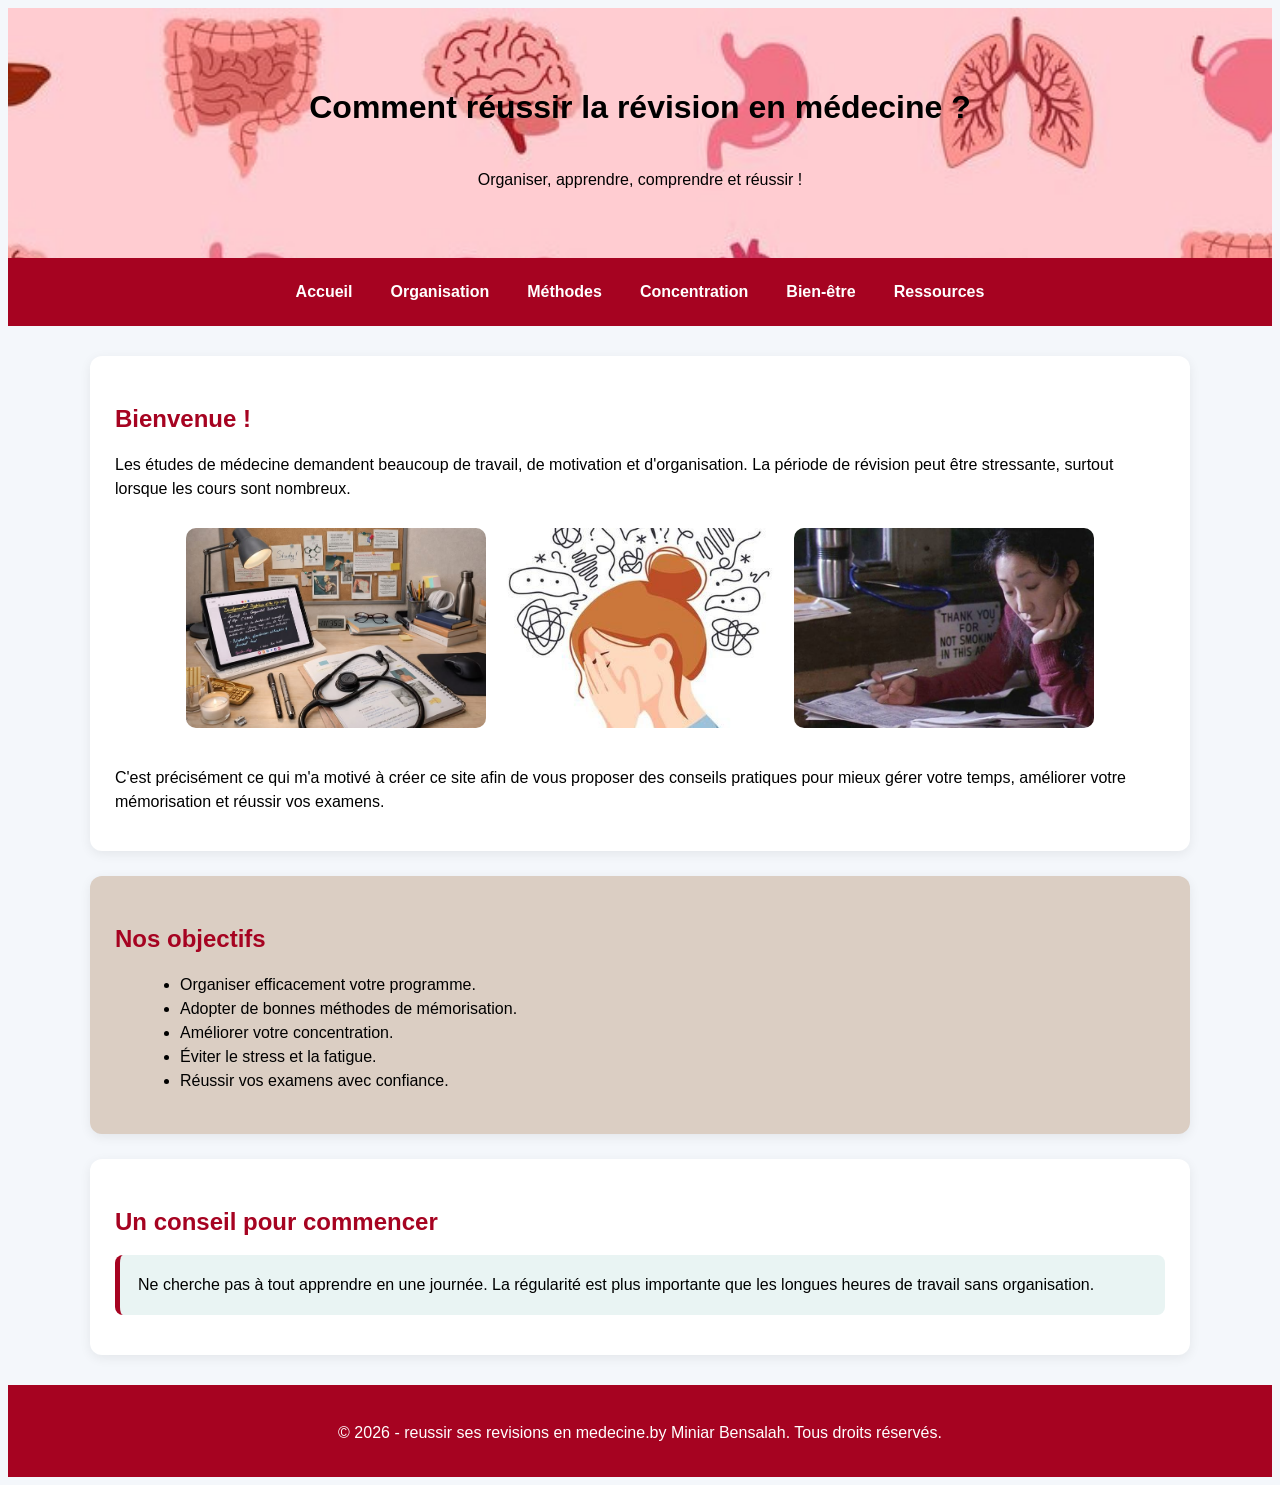
<file: index.html>
<!DOCTYPE html>
<html>
<head>
    <meta charset="UTF-8">
    <title>index</title>
    <link rel="stylesheet" href="style.css">
</head>
<body>

<header>
    <h1>Comment réussir la révision en médecine ?</h1>
    <p>Organiser, apprendre, comprendre et réussir !</p>
</header>

<nav>
    <a href="index.html">Accueil</a>
    <a href="page1.html">Organisation</a>
    <a href="page2.html">Méthodes</a>
    <a href="page3.html">Concentration</a>
    <a href="page4.html">Bien-être</a>
    <a href="page5.html">Ressources</a>
</nav>

<div class="container">

<section>
    <h2>Bienvenue !</h2>
    <p>
    Les études de médecine demandent beaucoup de travail,
    de motivation et d'organisation. La période de révision
    peut être stressante, surtout lorsque les cours sont nombreux.
    </p>

  

    <center><img src="images/image1.jpeg" width="100%">
    <img src="images/image2.jpeg" width="100%">
    <img src="images/image3.jpeg" width="100%"></center>
      <p>
    C'est précisément ce qui m'a motivé à créer ce site afin de vous proposer des conseils pratiques pour mieux gérer
 votre  temps, améliorer votre mémorisation et réussir vos examens.
    </p>

</section>

<section id="s1">
    <h2>Nos objectifs</h2>
    <ul>
        <li>Organiser efficacement votre programme.</li>
        <li>Adopter de bonnes méthodes de mémorisation.</li>
        <li>Améliorer votre concentration.</li>
        <li>Éviter le stress et la fatigue.</li>
        <li>Réussir vos examens avec confiance.</li>
    </ul>
</section>

<section>
    <h2>Un conseil pour commencer</h2>
    <div class="card">
        Ne cherche pas à tout apprendre en une journée.
        La régularité est plus importante que les longues
        heures de travail sans organisation.
    </div>
</section>

</div>

<footer>
    <p>&copy; 2026 - reussir ses revisions en medecine.by Miniar Bensalah. Tous droits réservés.</p>
</footer>

</body>
</html>
</file>
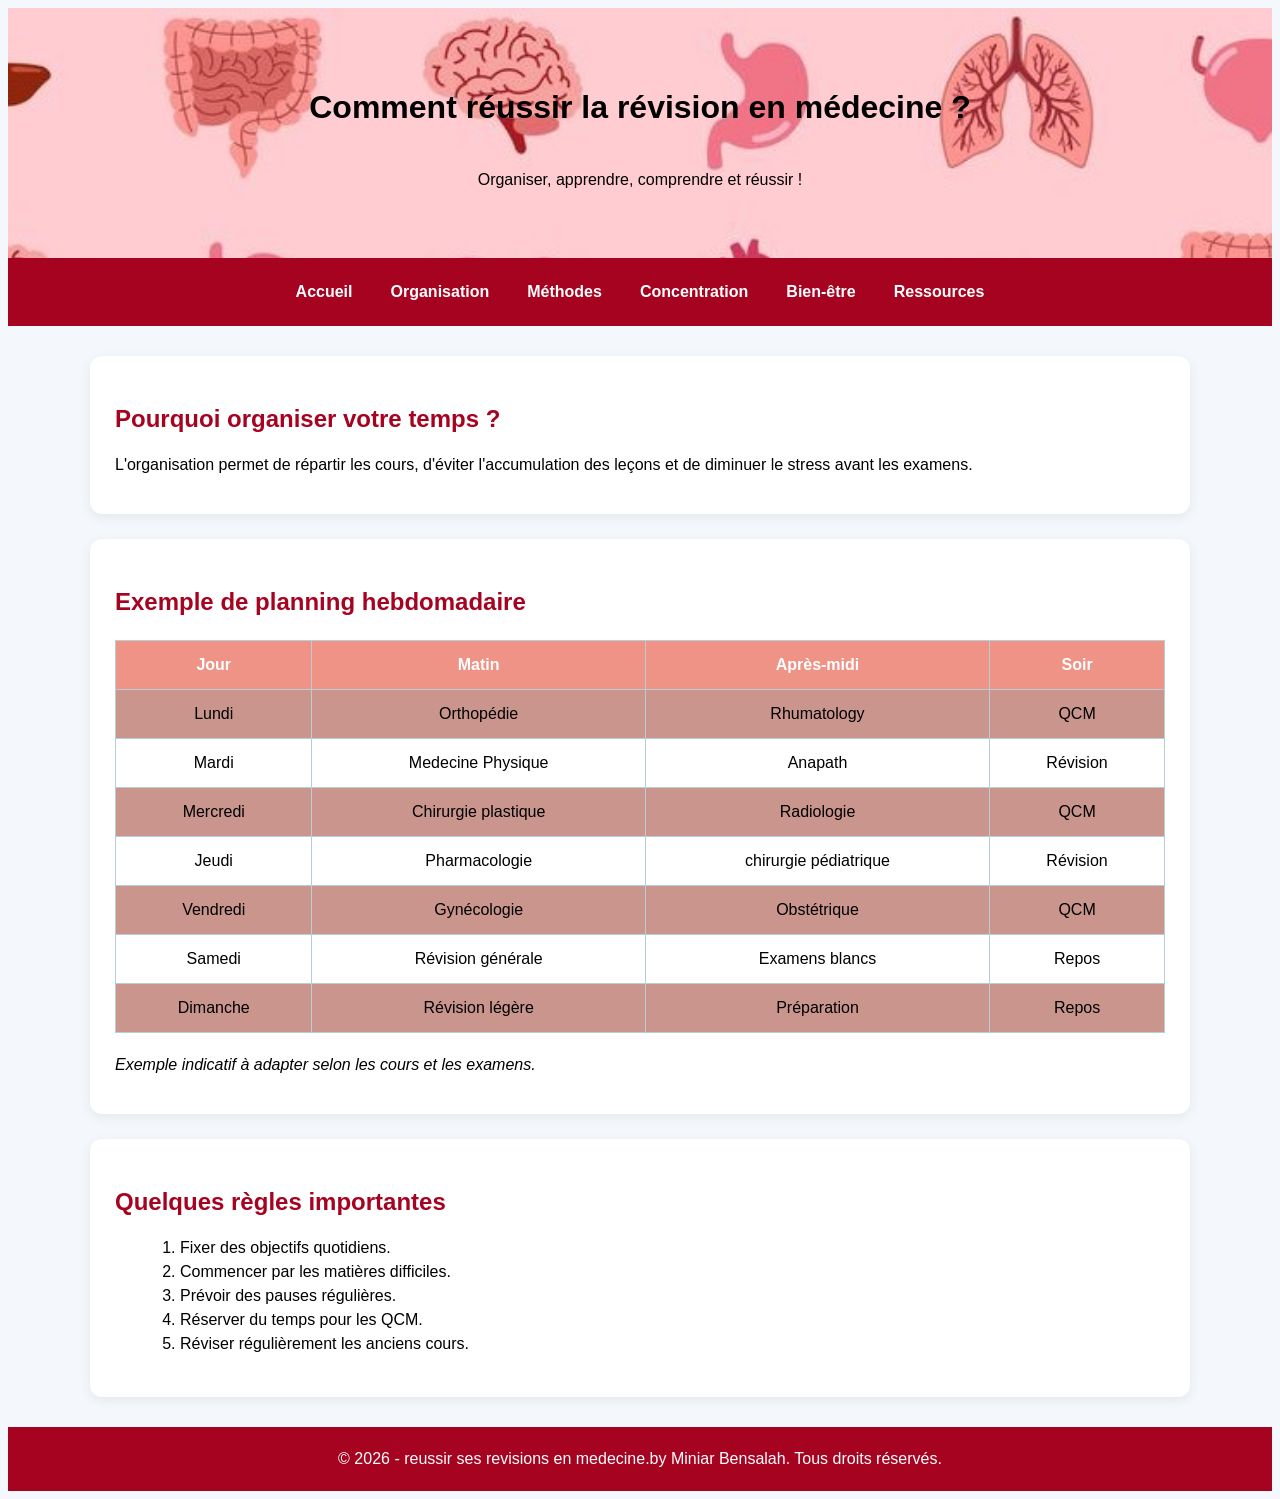
<file: page1.html>
<!DOCTYPE html>
<html>
<head>
<meta charset="UTF-8">
<title>page1</title>
<link rel="stylesheet" href="style.css">
</head>
<body>

<header>
  <h1>Comment réussir la révision en médecine ?</h1>
    <p>Organiser, apprendre, comprendre et réussir !</p>
</header>

<nav>
<a href="index.html">Accueil</a>
<a href="page1.html">Organisation</a>
<a href="page2.html">Méthodes</a>
<a href="page3.html">Concentration</a>
<a href="page4.html">Bien-être</a>
<a href="page5.html">Ressources</a>
</nav>

<div class="container">

<section>
<h2>Pourquoi organiser votre temps ?</h2>
<p>
L'organisation permet de répartir les cours,
d'éviter l'accumulation des leçons et de diminuer
le stress avant les examens.
</p>
</section>

<section>
<h2>Exemple de planning hebdomadaire</h2>

<table>
<tr>
<th>Jour</th>
<th>Matin</th>
<th>Après-midi</th>
<th>Soir</th>
</tr>

<tr>
<td>Lundi</td>
<td>Orthopédie</td>
<td>Rhumatology</td>
<td>QCM</td>
</tr>

<tr>
<td>Mardi</td>
<td>Medecine Physique</td>
<td>Anapath</td>
<td>Révision</td>
</tr>

<tr>
<td>Mercredi</td>
<td>Chirurgie plastique</td>
<td>Radiologie</td>
<td>QCM</td>
</tr>

<tr>
<td>Jeudi</td>
<td>Pharmacologie</td>
<td>chirurgie pédiatrique</td>
<td>Révision</td>
</tr>

<tr>
<td>Vendredi</td>
<td>Gynécologie</td>
<td>Obstétrique</td>
<td>QCM</td>
</tr>

<tr>
<td>Samedi</td>
<td>Révision générale</td>
<td>Examens blancs</td>
<td>Repos</td>
</tr>

<tr>
<td>Dimanche</td>
<td>Révision légère</td>
<td>Préparation</td>
<td>Repos</td>
</tr>
</table>

<p><i>Exemple indicatif à adapter selon les cours et les examens.</i></p>
</section>

<section>
<h2>Quelques règles importantes</h2>
<ol>
<li>Fixer des objectifs quotidiens.</li>
<li>Commencer par les matières difficiles.</li>
<li>Prévoir des pauses régulières.</li>
<li>Réserver du temps pour les QCM.</li>
<li>Réviser régulièrement les anciens cours.</li>
</ol>
</section>

</div>

<footer>&copy; 2026 - reussir ses revisions en medecine.by Miniar Bensalah. Tous droits réservés.</footer>

</body>
</html>
</file>
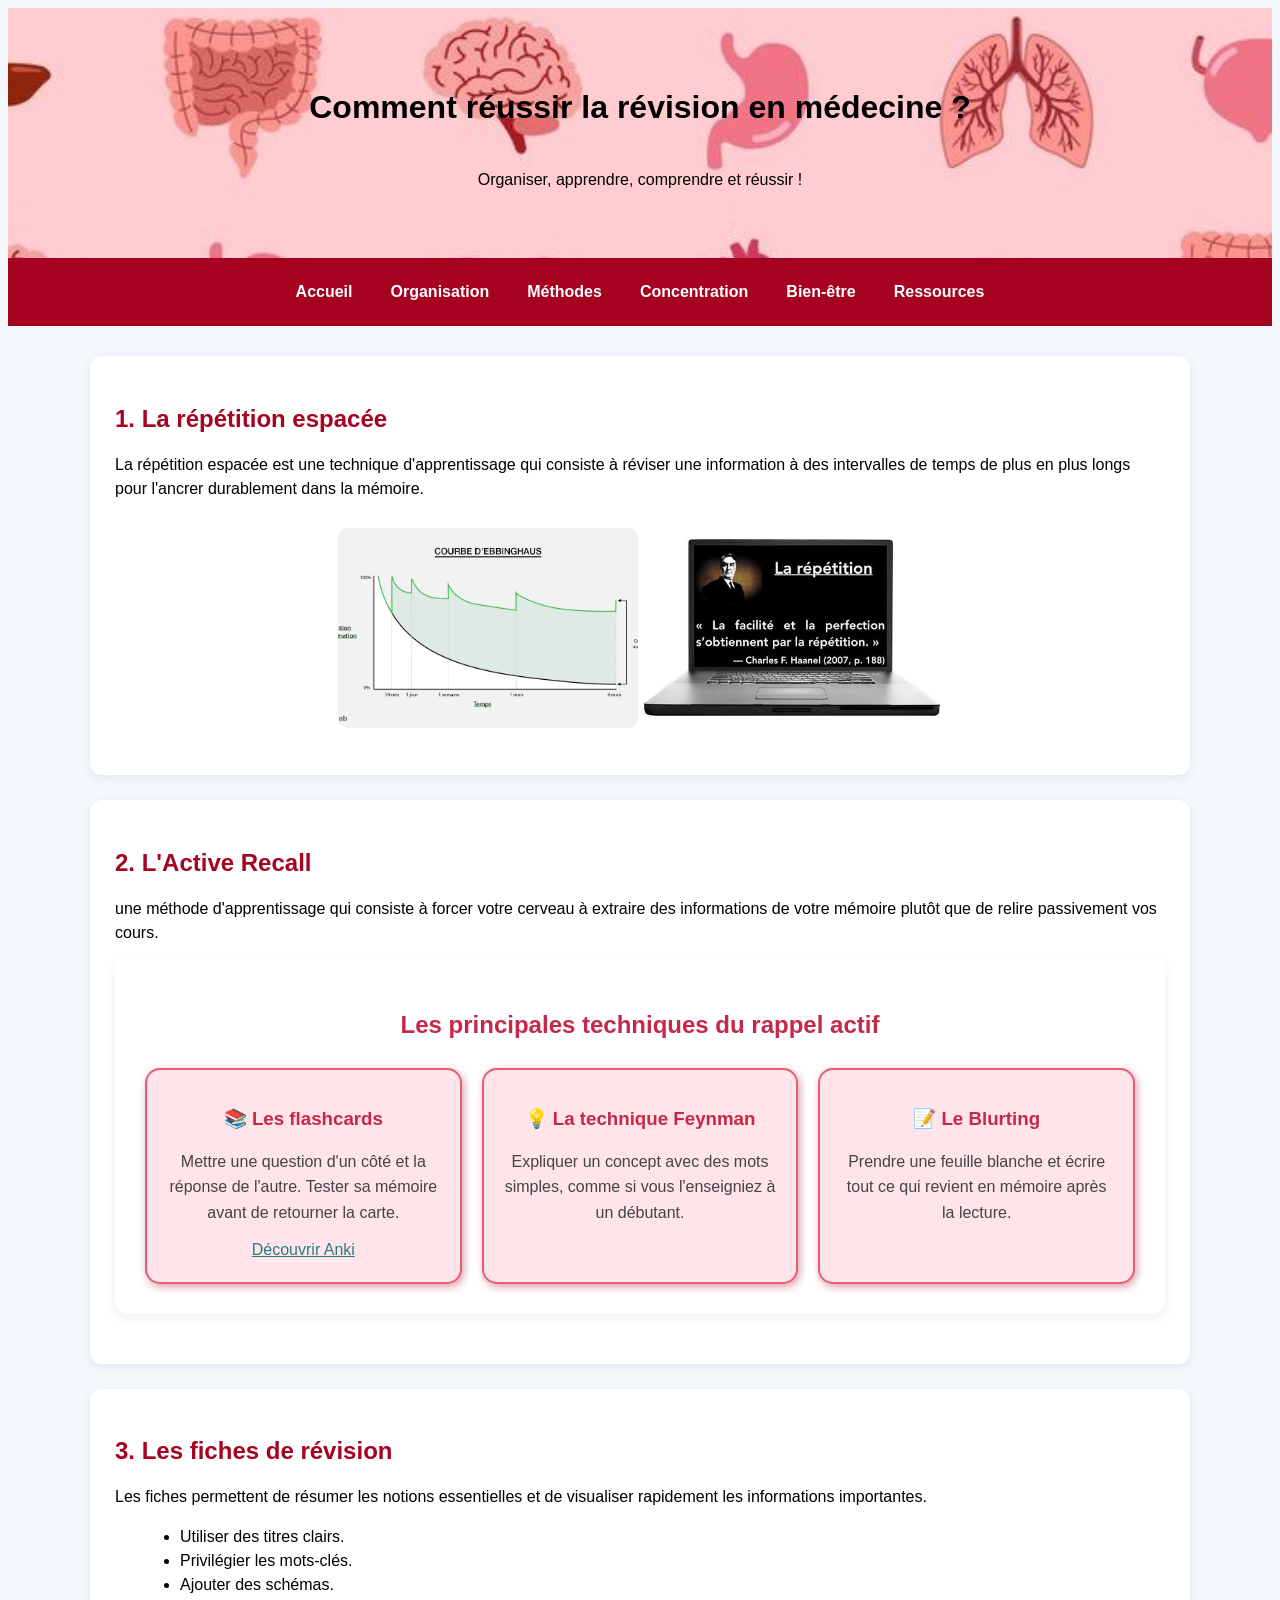
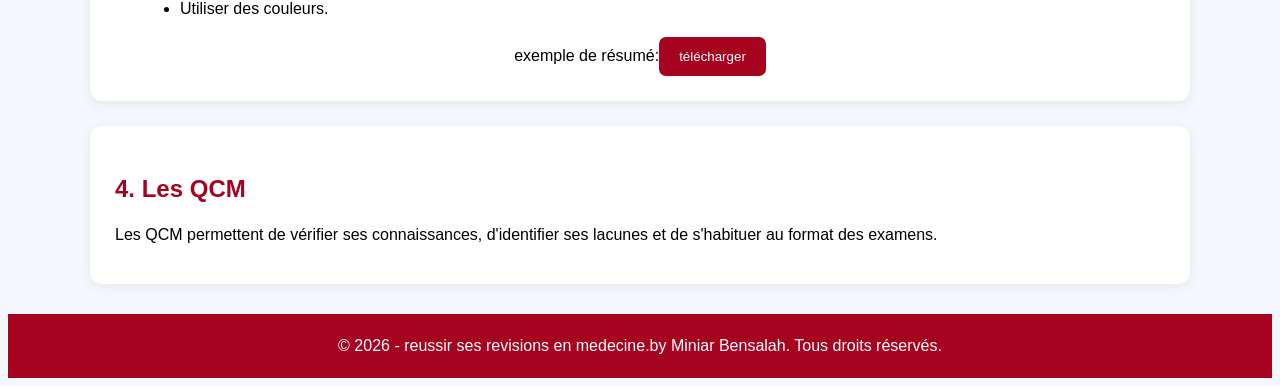
<file: page2.html>
<!DOCTYPE html>
<html>
<head>
<meta charset="UTF-8">
<title>page2</title>
<link rel="stylesheet" href="style.css">
</head>
<body>

<header>
  <h1>Comment réussir la révision en médecine ?</h1>
    <p>Organiser, apprendre, comprendre et réussir !</p>
</header>

<nav>
<a href="index.html">Accueil</a>
<a href="page1.html">Organisation</a>
<a href="page2.html">Méthodes</a>
<a href="page3.html">Concentration</a>
<a href="page4.html">Bien-être</a>
<a href="page5.html">Ressources</a>
</nav>

<div class="container">

<section>
<h2>1. La répétition espacée</h2>
<p>
La répétition espacée est une technique d'apprentissage qui consiste à réviser une information à des intervalles de temps de plus en plus longs pour l'ancrer durablement dans la mémoire.<br>


<center><img src="images/image4.png"
width="100%">
<img src="images/image5.jpeg" width="100%"></center>
</section>

<section>
<h2>2. L'Active Recall</h2>
<p>
 une méthode d'apprentissage qui consiste à forcer votre cerveau à extraire des informations de votre mémoire plutôt que de relire passivement vos cours.
</p>
<section class="techniques">
    <h2>Les principales techniques du rappel actif</h2>

    <div class="conteneur-box">

        <div class="box">
            <h3>📚 Les flashcards</h3>
            <p>
                Mettre une question d'un côté et la réponse de l'autre.
                Tester sa mémoire avant de retourner la carte.
            </p>
            <a href="https://apps.ankiweb.net/">Découvrir Anki</a>
        </div>

        <div class="box">
            <h3>💡 La technique Feynman</h3>
            <p>
                Expliquer un concept avec des mots simples,
                comme si vous l'enseigniez à un débutant.
            </p>
        </div>

        <div class="box">
            <h3>📝 Le Blurting</h3>
            <p>
                Prendre une feuille blanche et écrire
                tout ce qui revient en mémoire après la lecture.
            </p>
        </div>

    </div>
</section>
</section>

<section>
<h2>3. Les fiches de révision</h2>
<p>
Les fiches permettent de résumer les notions
essentielles et de visualiser rapidement
les informations importantes.
</p>


<ul>
<li>Utiliser des titres clairs.</li>
<li>Privilégier les mots-clés.</li>
<li>Ajouter des schémas.</li>
<li>Utiliser des couleurs.</li>
</ul>
<center>exemple de résumé:<a href="résumé.pdf" download="résumé.pdf" target="blank"><button>télécharger</button></a></center>
</section>

<section>
<h2>4. Les QCM</h2>
<p>
Les QCM permettent de vérifier ses connaissances,
d'identifier ses lacunes et de s'habituer
au format des examens.
</p>
</section>

</div>

<footer>&copy; 2026 - reussir ses revisions en medecine.by Miniar Bensalah. Tous droits réservés.</footer>

</body>
</html>
</file>
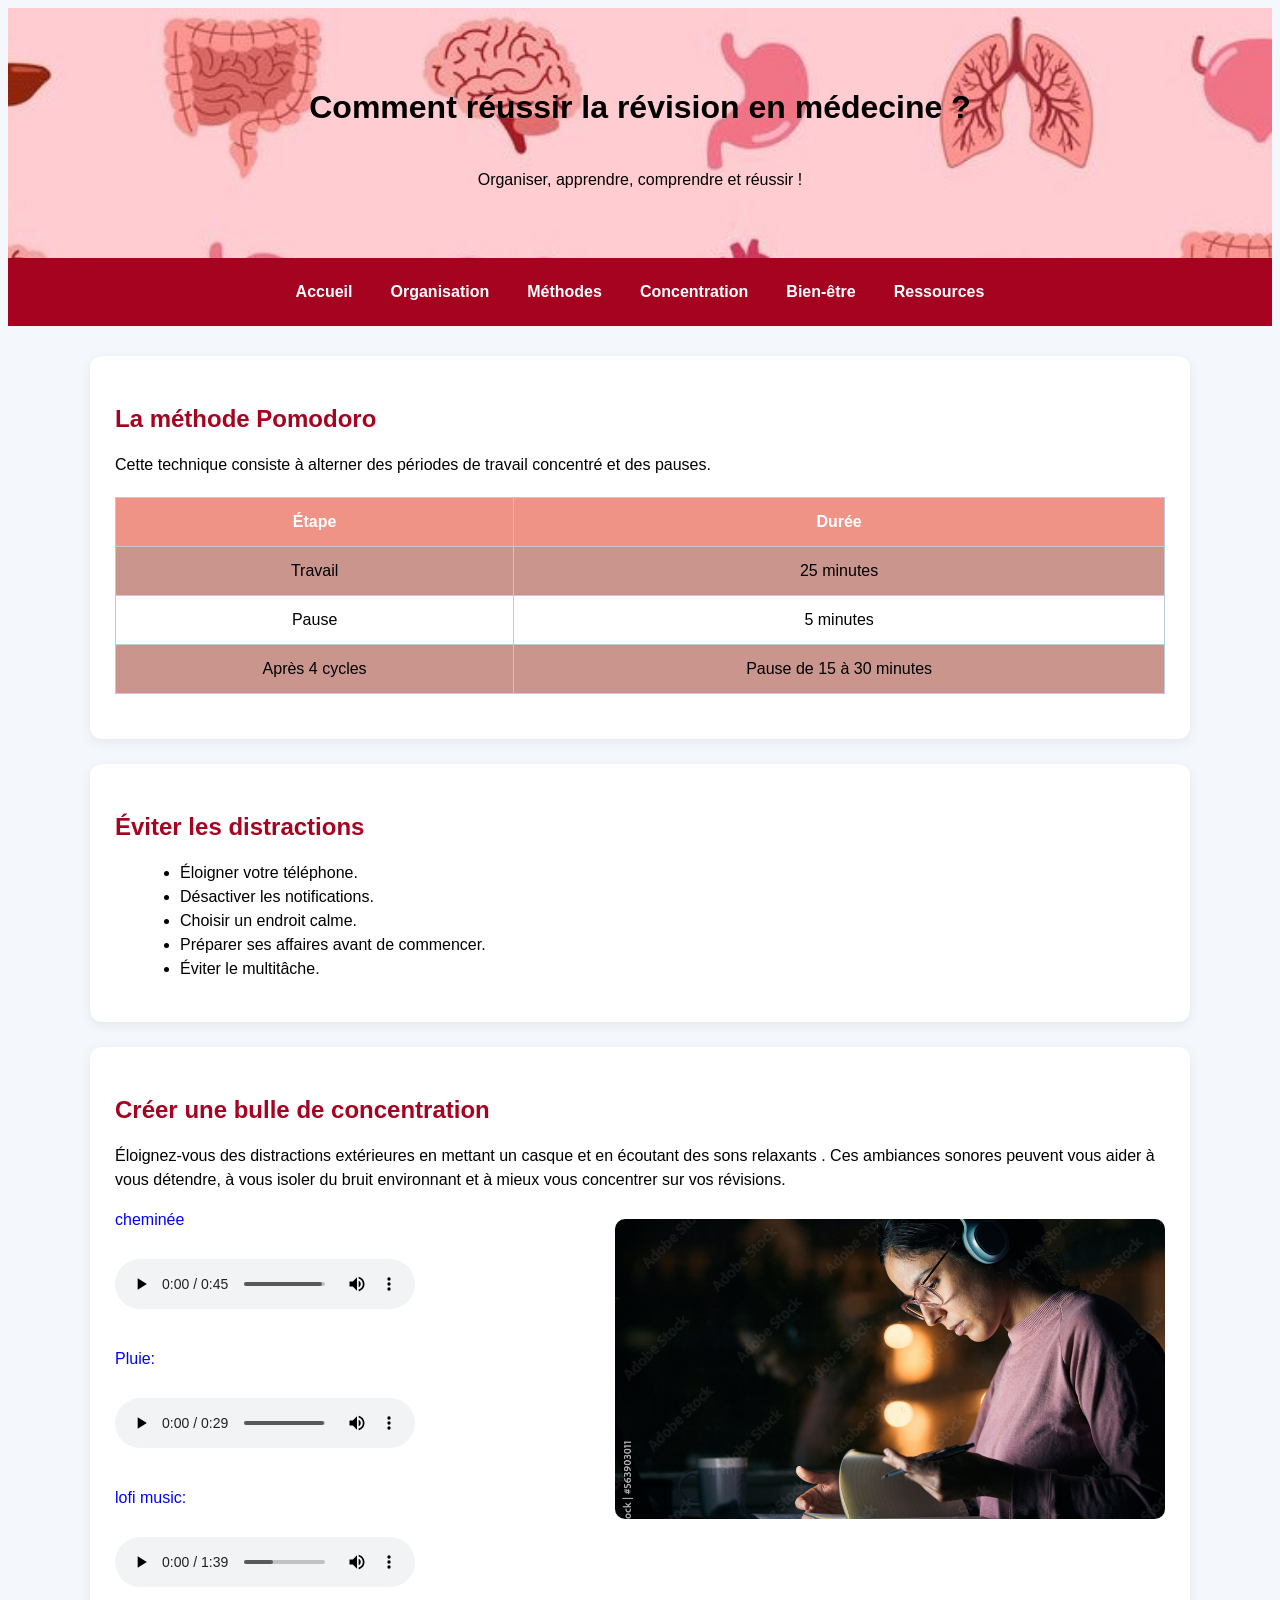
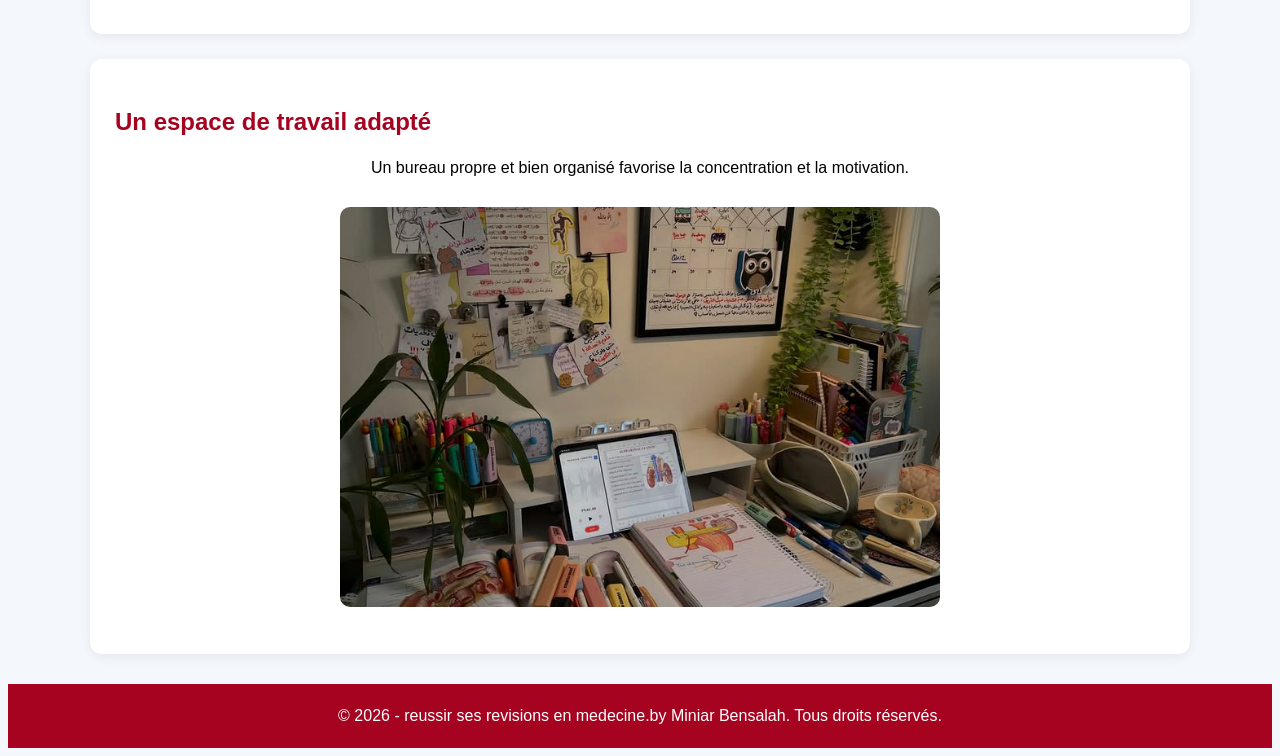
<file: page3.html>
<!DOCTYPE html>
<html>
<head>
<meta charset="UTF-8">
<title> page3</title>
<link rel="stylesheet" href="style.css">
</head>
<body>

<header>
  <h1>Comment réussir la révision en médecine ?</h1>
    <p>Organiser, apprendre, comprendre et réussir !</p>
</header>

<nav>
<a href="index.html">Accueil</a>
<a href="page1.html">Organisation</a>
<a href="page2.html">Méthodes</a>
<a href="page3.html">Concentration</a>
<a href="page4.html">Bien-être</a>
<a href="page5.html">Ressources</a>
</nav>

<div class="container">

<section>
<h2>La méthode Pomodoro</h2>
<p>
Cette technique consiste à alterner des périodes
de travail concentré et des pauses.
</p>

<table>
<tr>
<th>Étape</th>
<th>Durée</th>
</tr>
<tr>
<td>Travail</td>
<td>25 minutes</td>
</tr>
<tr>
<td>Pause</td>
<td>5 minutes</td>
</tr>
<tr>
<td>Après 4 cycles</td>
<td>Pause de 15 à 30 minutes</td>
</tr>
</table>
</section>

<section>

<h2>Éviter les distractions</h2>

<ul >
<li>Éloigner votre téléphone.</li>
<li>Désactiver les notifications.</li>
<li>Choisir un endroit calme.</li>                                                 
<li>Préparer ses affaires avant de commencer.</li>
<li>Éviter le multitâche.</li>
</ul>
</section>
<section>
	<h2>Créer une bulle de concentration</h2>

    <p >Éloignez-vous des distractions extérieures en mettant un casque et en écoutant des sons relaxants . Ces ambiances sonores peuvent vous aider à vous détendre, à vous isoler du bruit environnant et à mieux vous concentrer sur vos révisions.</p>
    <img src="images/image9.jpg" id="I9">
     <p style="color:blue;">cheminée</p><audio controls>
            <source src="multimedia/cheminée.mp3" type ="audio/mpeg">
     </audio><br>
     <p style="color:blue;">Pluie:</p><audio controls>
            <source src="multimedia/pluie.ogg" type="audio/ogg">
      </audio><br>
      <p style="color:blue;">lofi music:</p><audio  controls>
            <source src="multimedia/lofi.mp3" type="audio/mpeg">
        </audio>

</section>

<section>
<h2>Un espace de travail adapté</h2>

<p style="text-align:center;">
Un bureau propre et bien organisé favorise
la concentration et la motivation.
</p><center><img src="images/image7.jpg" id="I7"></center>
</section>

</div>

<footer>&copy; 2026 - reussir ses revisions en medecine.by Miniar Bensalah. Tous droits réservés.</footer>

</body>
</html>
</file>
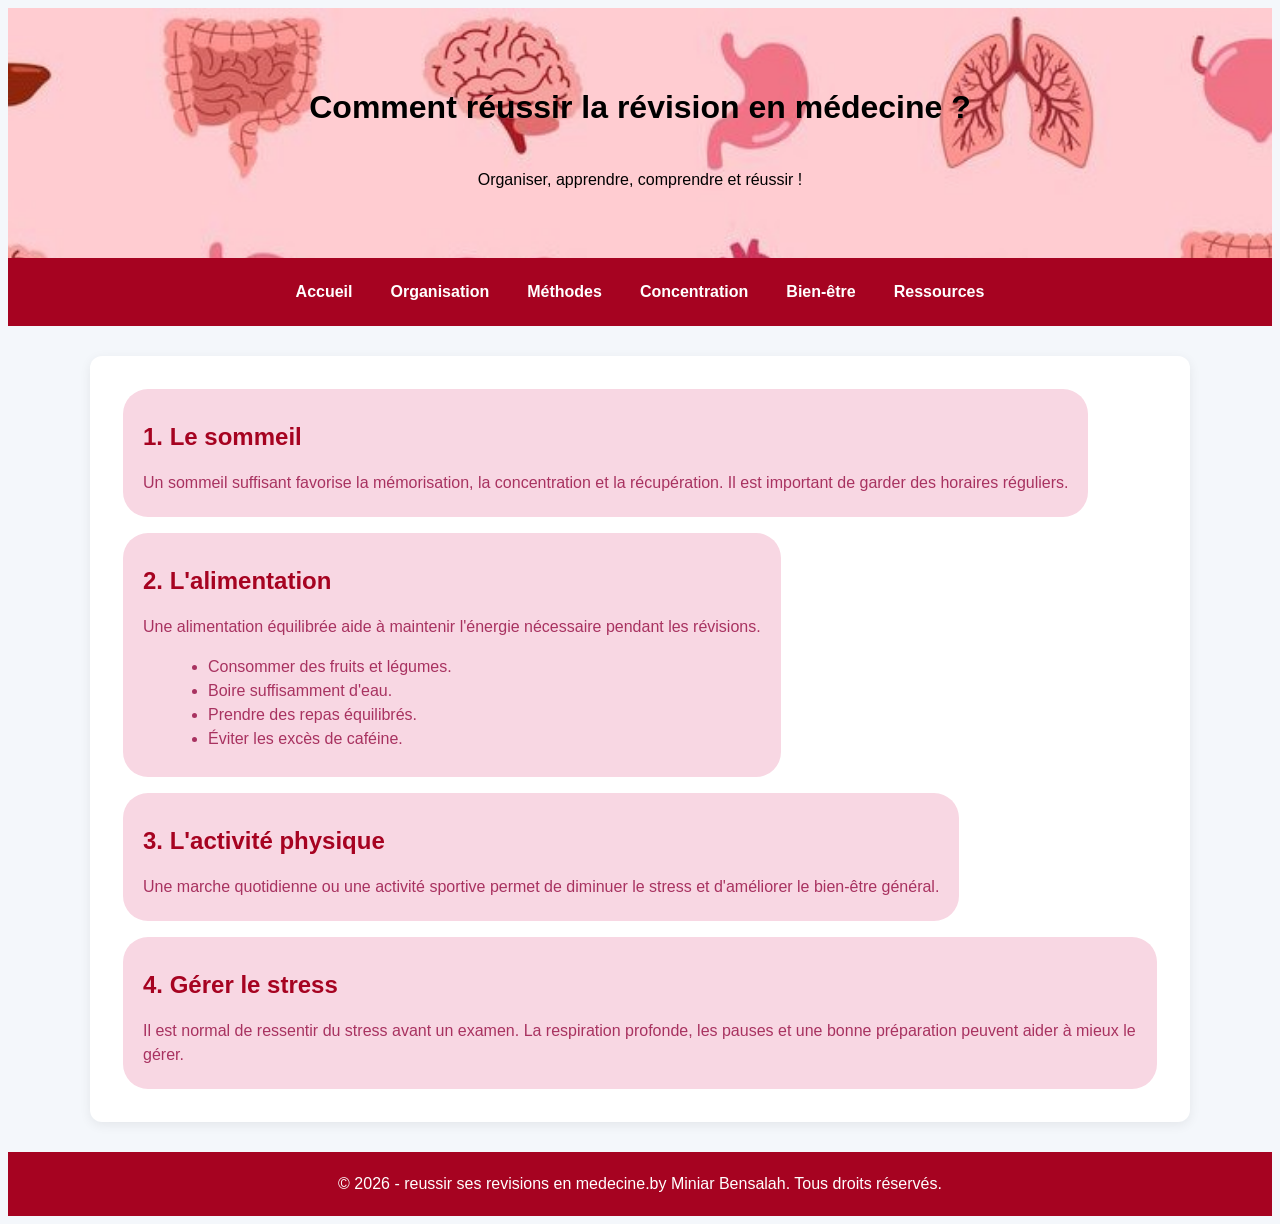
<file: page4.html>
<!DOCTYPE html>
<html>
<head>
<meta charset="UTF-8">
<title>page4</title>
<link rel="stylesheet" href="style.css">
</head>
<body>

<header>
  <h1>Comment réussir la révision en médecine ?</h1>
    <p>Organiser, apprendre, comprendre et réussir !</p>
</header>

<nav>
<a href="index.html">Accueil</a>
<a href="page1.html">Organisation</a>
<a href="page2.html">Méthodes</a>
<a href="page3.html">Concentration</a>
<a href="page4.html">Bien-être</a>
<a href="page5.html">Ressources</a>
</nav>

<div class="container">

<section>
	<div class="bulle">
<h2>1. Le sommeil</h2>
<p>
Un sommeil suffisant favorise la mémorisation,
la concentration et la récupération.
Il est important de garder des horaires réguliers.
</p>
</div>
	<div class="bulle">
<h2>2. L'alimentation</h2>
<p>
Une alimentation équilibrée aide à maintenir
l'énergie nécessaire pendant les révisions.
</p>
<ul>
<li>Consommer des fruits et légumes.</li>
<li>Boire suffisamment d'eau.</li>
<li>Prendre des repas équilibrés.</li>
<li>Éviter les excès de caféine.</li>
</ul>
</div>


<div class="bulle">
<h2>3. L'activité physique</h2>
<p>
Une marche quotidienne ou une activité sportive
permet de diminuer le stress et d'améliorer
le bien-être général.
</p>
</div>

<div class="bulle">
<h2>4. Gérer le stress</h2>
<p>
Il est normal de ressentir du stress avant un examen.
La respiration profonde, les pauses et une bonne
préparation peuvent aider à mieux le gérer.
</p>
</div>
</section>



</div>

<footer>&copy; 2026 - reussir ses revisions en medecine.by Miniar Bensalah. Tous droits réservés.</footer>

</body>
</html>
</file>
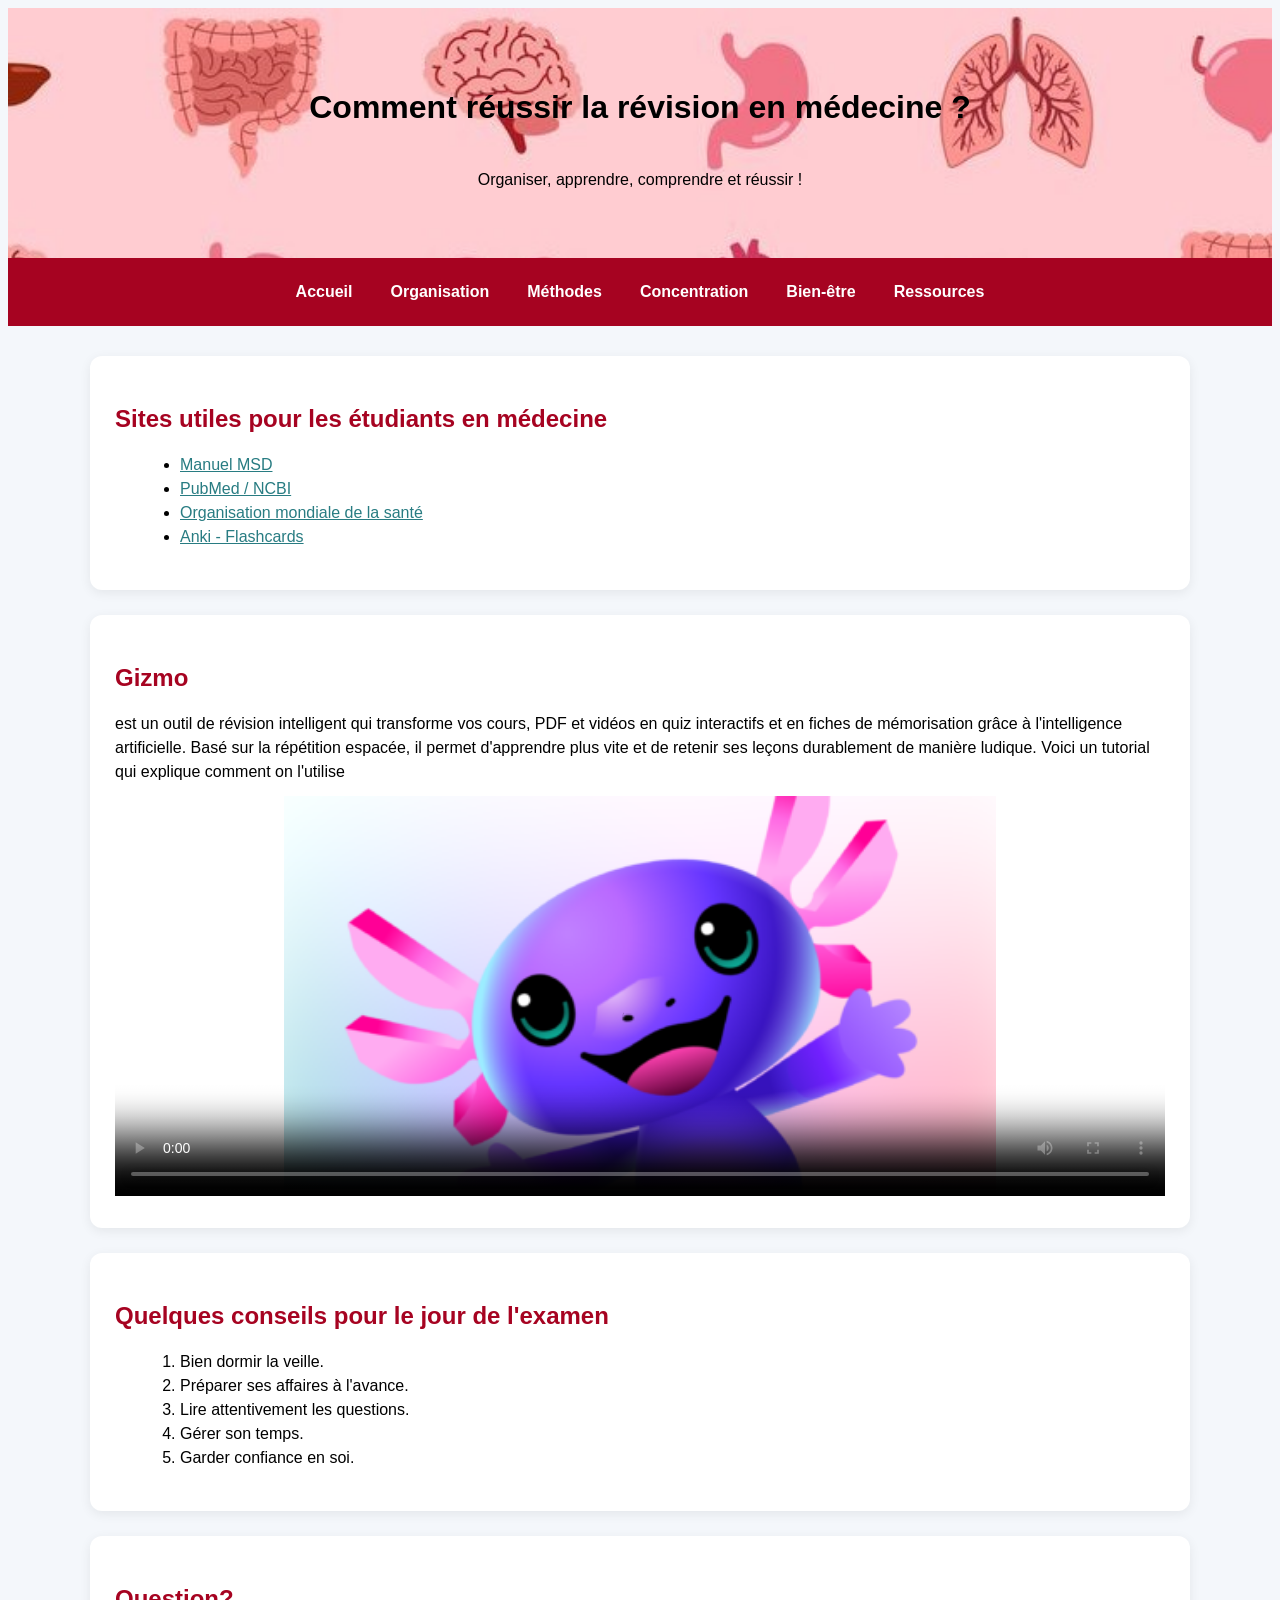
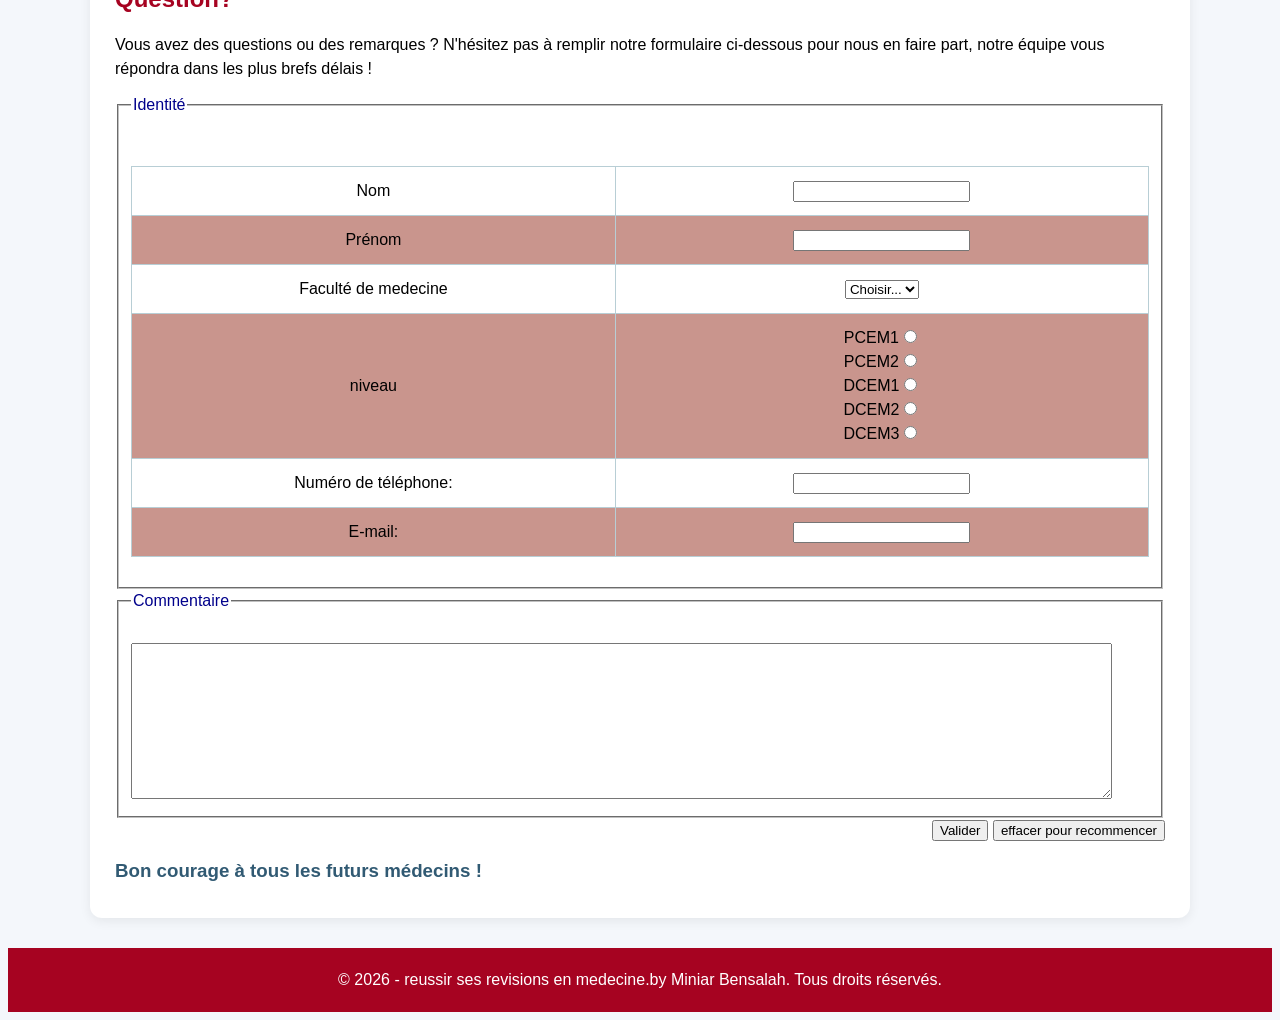
<file: page5.html>
<!DOCTYPE html>
<html>
<head>
<meta charset="UTF-8">
<title>page5</title>
<link rel="stylesheet" href="style.css">
</head>
<body>

<header>
  <h1>Comment réussir la  révision en médecine ?</h1>
    <p>Organiser, apprendre, comprendre et réussir !</p>
</header>

<nav>
<a href="index.html">Accueil</a>
<a href="page1.html">Organisation</a>
<a href="page2.html">Méthodes</a>
<a href="page3.html">Concentration</a>
<a href="page4.html">Bien-être</a>
<a href="page5.html">Ressources</a>
</nav>

<div class="container">

<section>
<h2>Sites utiles pour les étudiants en médecine</h2>

<ul>
<li>
<a href="https://www.msdmanuals.com/fr"
target="_blank">Manuel MSD</a>
</li>

<li>
<a href="https://www.ncbi.nlm.nih.gov/"
target="_blank">PubMed / NCBI</a>
</li>

<li>
<a href="https://www.who.int/fr"
target="_blank">Organisation mondiale de la santé</a>
</li>

<li>
<a href="https://www.ankiweb.net/"
target="_blank">Anki - Flashcards</a>
</li>
</ul>
</section>



<section>
<h2>Gizmo</h2>
<p>
est un outil de révision intelligent qui transforme vos cours, PDF et vidéos en quiz interactifs et en fiches de mémorisation grâce à l'intelligence artificielle. Basé sur la répétition espacée, il permet d'apprendre plus vite et de retenir ses leçons durablement de manière ludique.
Voici un tutorial qui explique comment on l'utilise
</p>

<center><video src="https://github.com/user-attachments/assets/7ce8cc37-13cd-4301-9be0-0f64dddbf202" controls width="100%" controls poster="multimedia/gizmo-poster.png"> 


</video></center>
</section>

<section>
<h2>Quelques conseils pour le jour de l'examen</h2>
<ol>
<li>Bien dormir la veille.</li>
<li>Préparer ses affaires à l'avance.</li>
<li>Lire attentivement les questions.</li>
<li>Gérer son temps.</li>
<li>Garder confiance en soi.</li>
</ol>
</section>

<section>
<h2>Question?</h2>
<p>
Vous avez des questions ou des remarques ? N'hésitez pas à remplir notre formulaire ci-dessous pour nous en faire part, notre équipe vous répondra dans les plus brefs délais !
</p>
<fieldset>
            <legend style="color:darkblue;">Identité</legend>
            <table>
          
  
            <tr>
                <td><label>Nom</label></td><td><input type="text" name="nom" required></td>
            </tr>
            <tr>
                <td><label>Prénom</label></td><td><input type="text" name="P" required></td>
            </tr>
          
               <tr>
                <td><label>Faculté de medecine</label></td>
                   <td> <select name="sel" size="1">
                        <option>Choisir...</option>
                        <option>Sfax</option>
                        <option>Tunis</option>
                        <option>Sousse</option>
                        <option>Monastir</option>
                    </select></td></tr><br>
                     <tr>
                <td><label>	niveau</label></td>
                <td>PCEM1<input type="Radio" name="Civilité"><br>
                PCEM2<input type="Radio" name="Civilité"><br>
                DCEM1<input type="Radio" name="Civilité"><br>
                DCEM2<input type="Radio" name="Civilité"><br>
                DCEM3<input type="Radio" name="Civilité"></td>
            </tr>
               
                <tr>
                    <td><label>Numéro de téléphone:</label></td><td><input type="" name="tel" maxlength="8" pattern="[0-9]{8}" required></td>
                </tr>
                <tr>
                <td><label>E-mail:</label></td><td><input type="Email" name="Email" required></td>
            </tr>
            </table>
        </fieldset>
        <fieldset>
            <legend style="color:darkblue;">Commentaire</legend><br>
        <textarea name="tex" rows="10" cols="120"></textarea>
        </fieldset>
        <div style="text-align: right;">
            <input type="submit" name="bouton" value="Valider">
            <input type="reset" name="bouton2" value="effacer pour recommencer" >
        </div>


<h3>Bon courage à tous les futurs médecins !</h3>
</section>

</div>

<footer>&copy; 2026 - reussir ses revisions en medecine.by Miniar Bensalah. Tous droits réservés.</footer>
</footer>

</body>
</html>
</file>
<file: style.css>
#I7{
    height:400px;
    width:600px;
     object-fit: cover;
    border-radius: 10px

}
#I9{
    float:right;
    height:300px;
    width:550px;
     object-fit: cover;
    border-radius: 10px
}
}

 * {
    margin: 0;
    padding: 0;
    box-sizing: border-box;
}

body {
    font-family:arial;
    background-color: #f4f7fb;
    color:black;
    line-height: 1.5;
}

header {
    background-image:url("images/header.jpeg") ;
    color:black;
    text-align: center;
   
    background-size:cover;
    height:250px;
   

    display: flex;
    flex-direction: column;
    justify-content: center;
    align-items: center;
    text-align: center;
    color: black;
}

header h1 {
    animation: bouger 3s infinite alternate;
}

@keyframes bouger {
    from { transform: translateX(-20px); }
    to { transform: translateX(20px); }
}

nav {
    background-color:#A60321 ;
    display: flex;
    justify-content: center;
    flex-wrap: wrap;
    padding: 12px;
    gap: 8px;
}

nav a {
    color: white;
    text-decoration: none;
    padding: 10px 15px;
    border-radius: 6px;
    font-weight: bold;
}

nav a:hover {
    background-color: #D97B66;
    color: #F2E9D8;
}

.container {
    width: 90%;
    max-width: 1100px;
    margin: 30px auto;
}

section {
    background: white;
    padding: 25px;
    margin-bottom: 25px;
    border-radius: 12px;
    box-shadow: 0 3px 12px #00000012;
}
img {
    width:300px;
    height:200px;
    object-fit: cover;
    border-radius: 10px;
}
img {
    transition: transform 0.4s;
}

img:hover {
    transform: scale(1.08);
}


h2 {
    color: #A60321 ;
    margin-bottom: 15px;
}
#s1{
    background-color:#DBCEC3;
}
h3 {
    color: #315a73;
    margin: 15px 0 8px;
}

p {
    margin-bottom: 12px;
}

img {
    max-width: 100%;
    border-radius: 10px;
    margin: 15px 0;
}
.flottant{
    float:right;
}
table {
    width: 100%;
    border-collapse: collapse;
    margin: 20px 0;
}

th, td {
    border: 1px solid #b8ced5;
    padding: 12px;
    text-align: center;
}

th {
    background-color:#EE9385;
    color: white;
}

tr:nth-child(even) {
    background-color:#C9958D;
}

ul, ol {
    margin-left: 25px;
}

a {
    color: #287c82;
}
.techniques {
    text-align: center;
    padding: 30px;
}

.techniques h2 {
    color: #c6284b;
    margin-bottom: 25px;
}

.conteneur-box {
    display: flex;
    justify-content: center;
    gap: 20px;
}

.box {
    background-color: #ffe4e9;
    border: 2px solid #e85d75;
    border-radius: 15px;
    padding: 20px;
    width: 30%;
    box-shadow: 2px 3px 8px #d9a0aa;
    transition: transform 0.3s;
}

.box h3 {
    color: #c6284b;
}

.box p {
    color: #444;
    line-height: 1.6;
}

.box:hover {
    transform: translateY(-10px);
    background-color: #ffd1dc;
}

 audio {
    max-width: 100%;
    height: 50px;
    margin: 15px 0;
}
video{
    height:400px;
    weidth:400pxs;
}
.card {
    background-color: #e9f4f3;
    padding: 18px;
    border-left: 5px solid #A60321;
    border-radius: 8px;
    margin: 15px 0;
}

footer {
    background-color:#A60321;
    color:white;
    text-align: center;
    padding: 20px;
    margin-top: 30px;
}

button {
    background-color:#A60321;
    color:white;
    border: none;
    padding: 12px 20px;
    border-radius: 7px;
    cursor: pointer;
}

button:hover {
    background-color: #D97B66;
}

@media screen and (max-width: 650px) {
    nav {
        flex-direction: column;
        text-align: center;
    }

    header h1 {
        font-size: 23px;
    }

    .container {
        width: 80%;
    }

    table {
        font-size: 12px;
    }

    th, td {
        padding: 6px;
    }
}
.bulle {
    display: inline-block;
    background-color: #f8d7e3;
    color: #a83260;
    padding: 10px 20px;
    border-radius: 25px;
    margin: 8px;
    width: fit-content;
</file>
